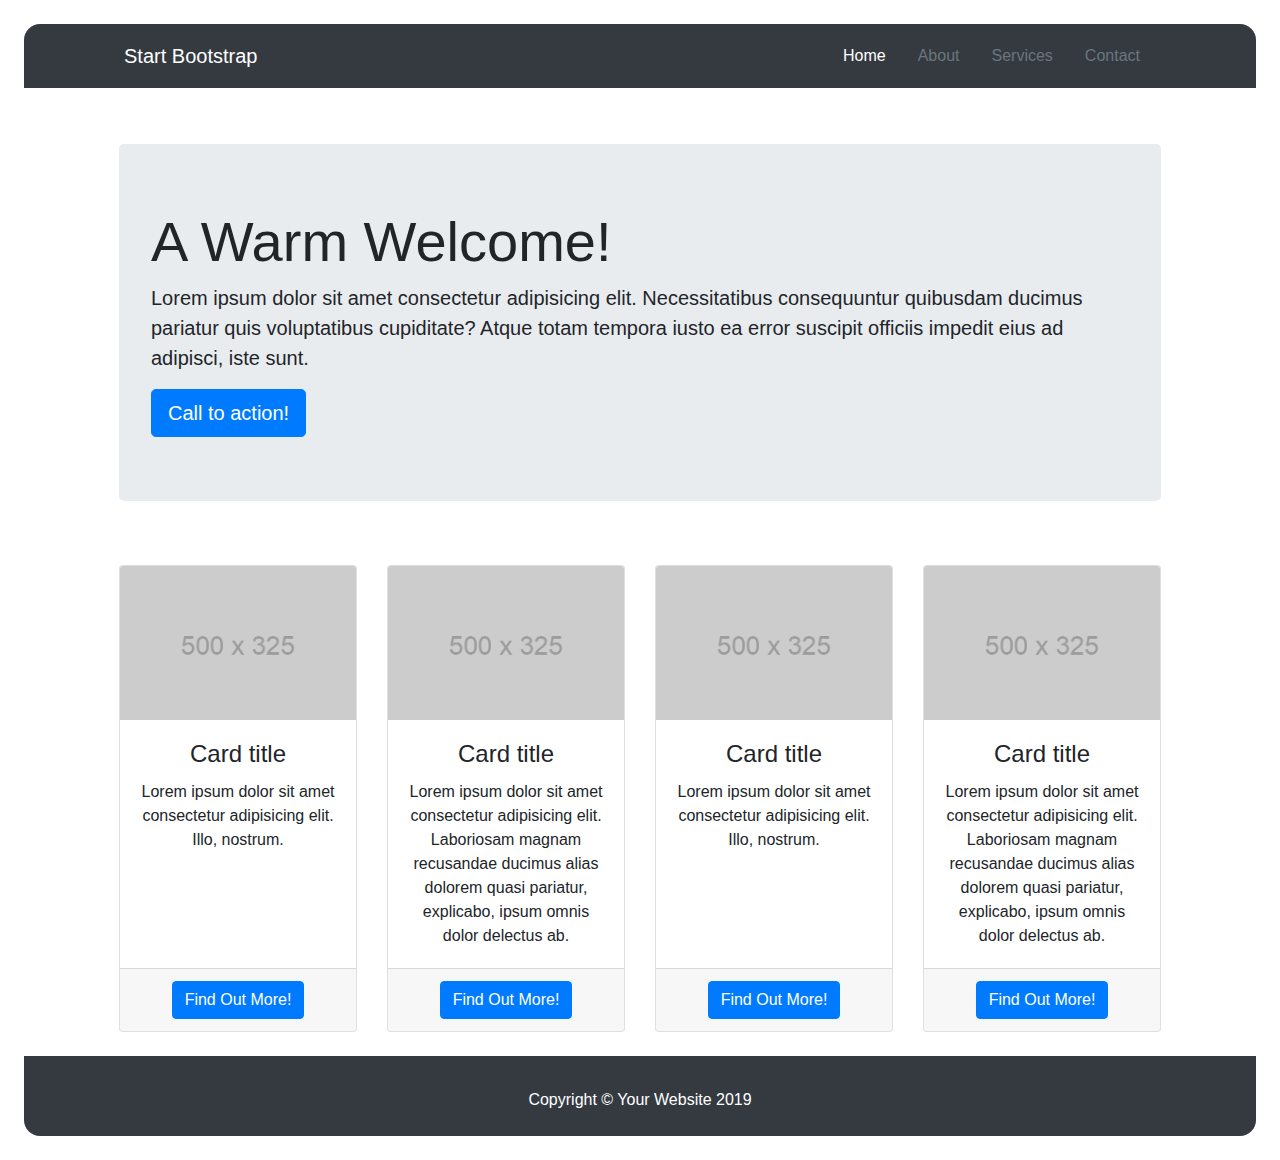
<file: Макет Bootstrap/index.html>
<!DOCTYPE html>
<html lang="en">
<head>
    <meta charset="UTF-8">
    <meta http-equiv="X-UA-Compatible" content="IE=edge">
    <meta name="viewport" content="width=device-width, initial-scale=1.0, shrink-to-fit=no">
    <link rel="stylesheet" href="https://maxcdn.bootstrapcdn.com/bootstrap/4.0.0/css/bootstrap.min.css" integrity="sha384-Gn5384xqQ1aoWXA+058RXPxPg6fy4IWvTNh0E263XmFcJlSAwiGgFAW/dAiS6JXm" crossorigin="anonymous">
    <link rel="stylesheet" href="./style.css">
    <title>Макет Bootstrap</title>
</head>
<body>
    <header class="header">
    <div class="navbar navbar-fluid navbar-dark bg-dark flex">
      <span><a class="navbar-brand" href="#">Start Bootstrap</a></span>
        <ul class="nav justify-content-end align-items-center">
            <li class="nav-item">
              <a class="nav-link active" href="#">Home</a>
            </li>
            <li class="nav-item">
              <a class="nav-link disabled" href="#">About</a>
            </li>
            <li class="nav-item">
              <a class="nav-link disabled" href="#">Services</a>
            </li>
            <li class="nav-item">
              <a class="nav-link disabled" href="#">Contact</a>
            </li>
          </ul>
    </div>
</header>
<main class="main">
    <div class="container">
        <div class="jumbotron">
            <h1 class="display-4">A Warm Welcome!</h1>
            <p class="lead">Lorem ipsum dolor sit amet consectetur adipisicing elit. Necessitatibus consequuntur quibusdam ducimus pariatur quis voluptatibus cupiditate? Atque totam tempora iusto ea error suscipit officiis impedit eius ad adipisci, iste sunt.</p>
              <a class="btn btn-primary btn-lg" href="#" role="button">Call to action!</a>
          </div>
    </div>
    <div class="container">
        <div class="card-deck text-center">
            <div class="card">
              <img class="card-img-top" src="./images/500x325.png" alt="Card image cap">
              <div class="card-body">
                <h5 class="card-title">Card title</h5>
                <p class="card-text">Lorem ipsum dolor sit amet consectetur adipisicing elit. Illo, nostrum.</p>
              </div>
              <div class="card-footer">
                <a href="#" class="btn btn-primary">Find Out More!</a>
              </div>
            </div>
            <div class="card">
              <img class="card-img-top" src="./images/500x325.png" alt="Card image cap">
              <div class="card-body">
                <h5 class="card-title">Card title</h5>
                <p class="card-text">Lorem ipsum dolor sit amet consectetur adipisicing elit. Laboriosam magnam recusandae ducimus alias dolorem quasi pariatur, explicabo, ipsum omnis dolor delectus ab.</p>
              </div>
              <div class="card-footer">
                <a href="#" class="btn btn-primary">Find Out More!</a>
              </div>
            </div>
            <div class="card">
              <img class="card-img-top" src="./images/500x325.png" alt="Card image cap">
              <div class="card-body">
                <h5 class="card-title">Card title</h5>
                <p class="card-text">Lorem ipsum dolor sit amet consectetur adipisicing elit. Illo, nostrum.</p>
              </div>
              <div class="card-footer">
                <a href="#" class="btn btn-primary">Find Out More!</a>
              </div>
              </div>
              <div class="card">
                <img class="card-img-top" src="./images/500x325.png" alt="Card image cap">
                <div class="card-body">
                  <h5 class="card-title">Card title</h5>
                  <p class="card-text">Lorem ipsum dolor sit amet consectetur adipisicing elit. Laboriosam magnam recusandae ducimus alias dolorem quasi pariatur, explicabo, ipsum omnis dolor delectus ab.</p>
                </div>
                <div class="card-footer">
                  <a href="#" class="btn btn-primary">Find Out More!</a>
                </div>
                </div>
          </div>
    </div>
</main>
<footer class="footer footer-dark bg-dark text-center">
    <div class="container">
        <span>Copyright © Your Website 2019</span>
    </div>
</footer>
</body>
</html>
</file>
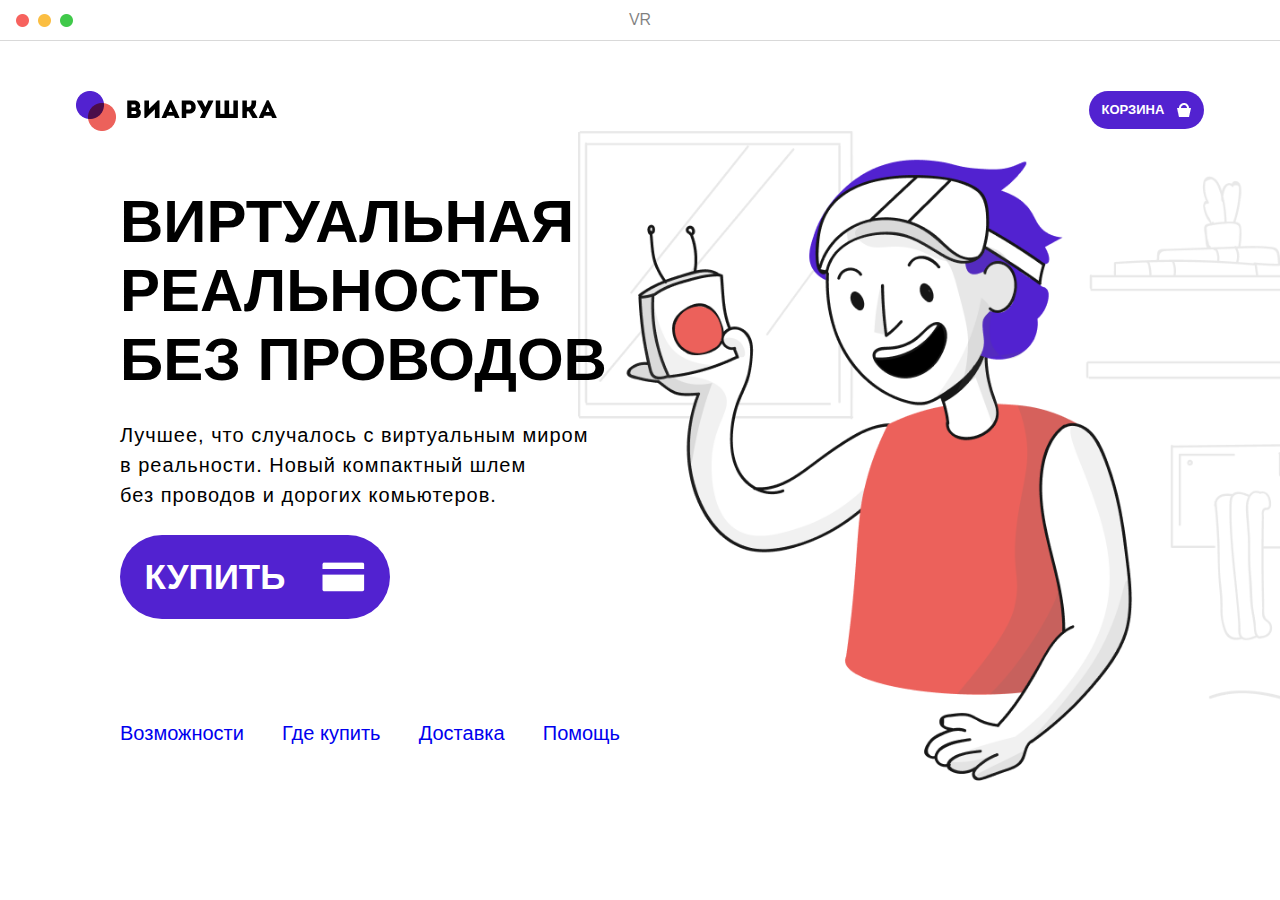
<file: Странички БЭМ/index.html>
<!DOCTYPE html>
<html lang="ru">
<head>
    <meta charset="UTF-8">
    <meta http-equiv="X-UA-Compatible" content="IE=edge">
    <meta name="viewport" content="width=device-width, initial-scale=1.0">
    <link rel="stylesheet" href="./styles/normalize.css">
    <link rel="stylesheet" href="./styles/style.css">
    <title>Виарушка</title>
</head>
<body>
    <header class="header">
        <div class="header__brouser">
                <div class="header__title">VR</div>
        </div>
        <div class="header__container">
        <div class="header__logo">
            <img src="./images/logo.png" alt="Логотип">
        </div>
        <div class="header__button">
                <button class="button-cart button">КОРЗИНА<img src="./images/cart.png" alt="Корзина"></button>
            </div>
        </div>
    </header>
    <main class="main">
        <div class="main__container">
        <div class="main__title title">ВИРТУАЛЬНАЯ РЕАЛЬНОСТЬ БЕЗ ПРОВОДОВ</div>
        <div class="main__text text">Лучшее, что случалось с виртуальным миром в реальности. Новый компактный шлем без проводов и дорогих комьютеров.</div>
        <div class="main__button">
        <button class="button-buy button">КУПИТЬ<img src="./images/buy.png" alt="Покупка"></button>
        </div>
        <nav class="main__nav">
          <ul class="navbar">
            <li class="navbar__item"><a class="navbar__link" href="#">Возможности</a></li>
            <li class="navbar__item"><a class="navbar__link"  href="#">Где купить</a></li>
            <li class="navbar__item"><a class="navbar__link"  href="#">Доставка</a></li>
            <li class="navbar__item"><a class="navbar__link"  href="#">Помощь</a></li>
          </ul>
        </nav>
    </div>
    </main>
</body>
</html>
</file>
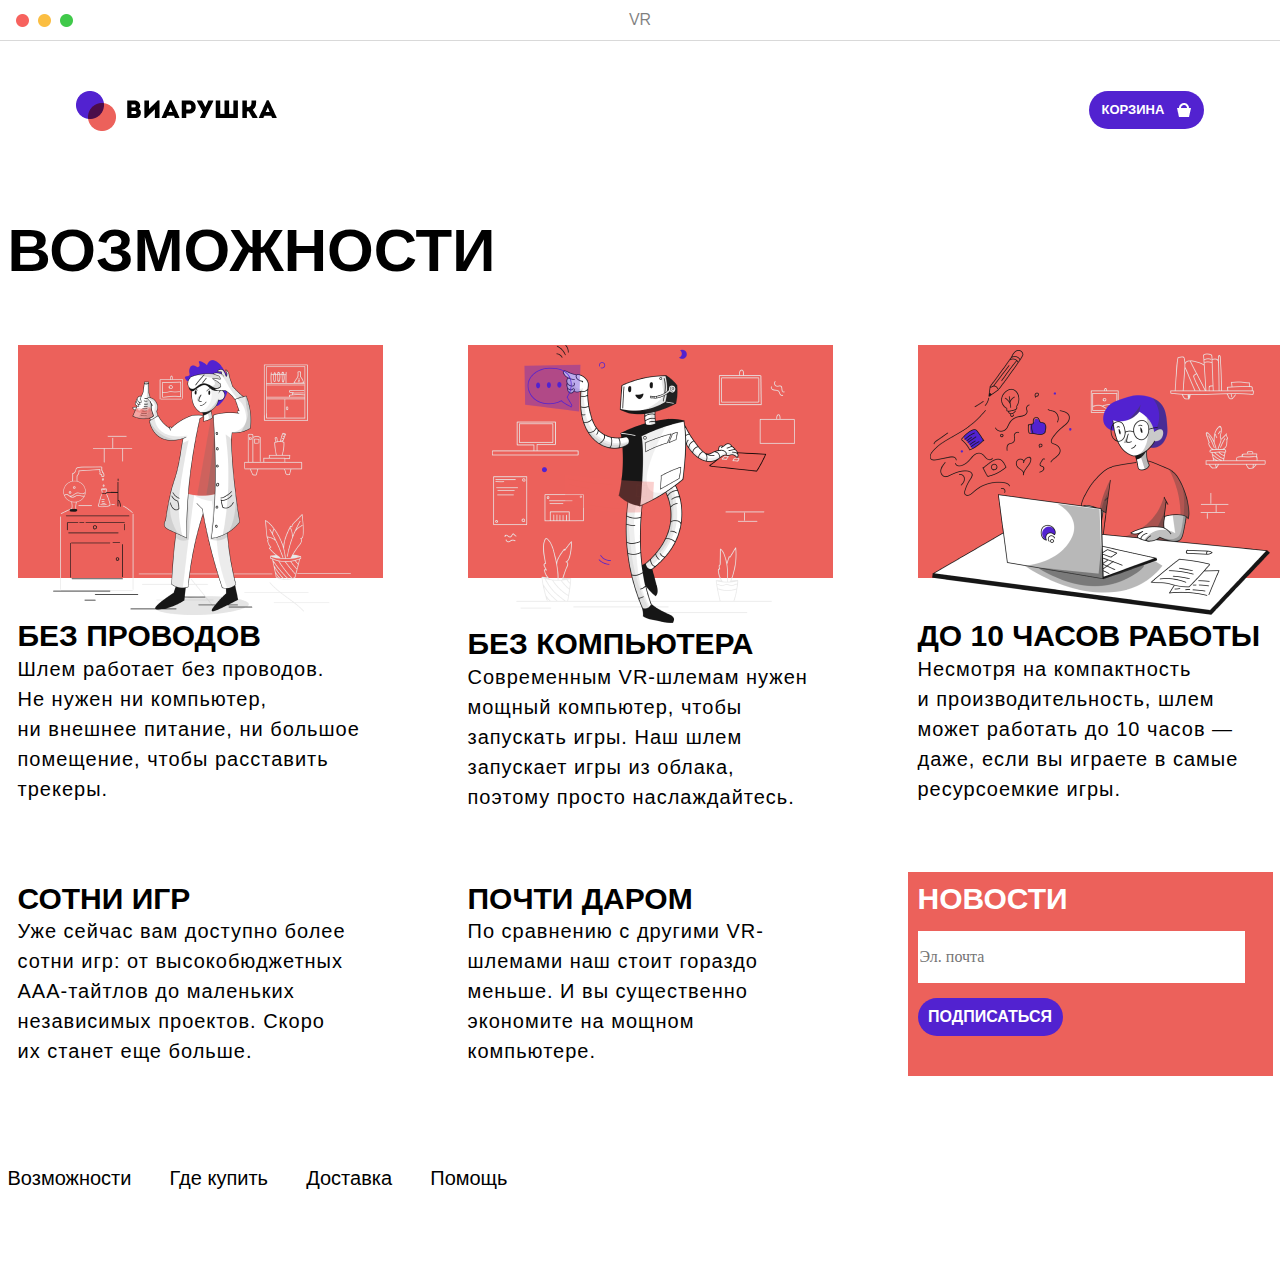
<file: Странички БЭМ/second.html>
<!DOCTYPE html>
<html lang="ru">
<head>
    <meta charset="UTF-8">
    <meta http-equiv="X-UA-Compatible" content="IE=edge">
    <meta name="viewport" content="width=device-width, initial-scale=1.0">
    <link rel="stylesheet" href="./styles/normalize.css">
    <link rel="stylesheet" href="./styles/second.css">
    <title>Виарушка</title>
</head>
<body>
    <header class="header">
        <div class="header__brouser">
                <div class="header__title">VR</div>
        </div>
        <div class="header__container">
        <div class="header__logo">
            <img src="./images/logo.png" alt="Логотип">
        </div>
        <div class="header__button">
                <button class="button-cart button">КОРЗИНА<img src="./images/cart.png" alt="Корзина"></button>
            </div>
        </div>
    </header>
    <main class="main">
        <div class="main__container">
            <div class="main__title title">ВОЗМОЖНОСТИ</div>
            <div class="main__articles">
                <div class="article-item">
                    <figure class="article-item__figure">
                        <img src="./images/illustration_1.png" alt="Иллюстрация учёный">
                        <figcaption class="article-item__figcaption">
                            <div class="article-item__title article-title" >БЕЗ ПРОВОДОВ</div>
                            <div class="article-item__text text">Шлем работает без проводов. Не нужен ни компьютер, ни внешнее питание, ни большое помещение, чтобы расставить трекеры.</div>
                        </figcaption>
                    </figure>
                </div>
                <div class="article-item">
                    <figure class="article-item__figure">
                        <img src="./images/iIllustration_2.png" alt="Иллюстрация робот">
                        <figcaption class="article-item__figcaption">
                            <div class="article-item__title article-title">БЕЗ КОМПЬЮТЕРА</div>
                            <div class="article-item__text text">Современным VR-шлемам нужен мощный компьютер, чтобы запускать игры. Наш шлем запускает игры из облака, поэтому просто наслаждайтесь.</div>
                        </figcaption>
                    </figure>
                </div>
                <div class="article-item">
                    <figure class="article-item__figure">
                        <img src="./images/illustration_3.png" alt="Иллюстрация мужчина с ноутбуком">
                        <figcaption class="article-item__figcaption">
                            <div class="article-item__title article-title">ДО 10 ЧАСОВ РАБОТЫ</div>
                            <div class="article-item__text text">Несмотря на компактность и производительность, шлем может работать до 10 часов — даже, если вы играете в самые ресурсоемкие игры.</div>
                        </figcaption>
                    </figure>
                </div>
                <div class="article-item">
                    <div class="article-item__title article-title">СОТНИ ИГР</div>
                    <div class="article-item__text text">Уже сейчас вам доступно более сотни игр: от высокобюджетных ААА-тайтлов до маленьких независимых проектов. Скоро их станет еще больше.</div>
                </div>
                <div class="article-item">
                    <div class="article-item__title article-title">ПОЧТИ ДАРОМ</div>
                    <div class="article-item__text text">По сравнению с другими VR-шлемами наш стоит гораздо меньше. И вы существенно экономите на мощном компьютере.</div>
                </div>
                <div class="news-item">
                <div class="news-item__title article-title">НОВОСТИ</div>
                <input class="news-item__form" placeholder="Эл. почта">
                <div class="news-item__button"><button class="button-email button">ПОДПИСАТЬСЯ</button></div>
            </div>
            </div>
            <nav class="main__nav">
                <ul class="navbar">
                  <li class="navbar__item"><a class="navbar__link navbar__link_disable" href="#">Возможности</a></li>
                  <li class="navbar__item"><a class="navbar__link navbar__link_disable"  href="#">Где купить</a></li>
                  <li class="navbar__item"><a class="navbar__link navbar__link_disable"  href="#">Доставка</a></li>
                  <li class="navbar__item"><a class="navbar__link navbar__link_disable"  href="#">Помощь</a></li>
                </ul>
              </nav>
        </div>
    </main>
    </body>
</html>
</file>
<file: Макет Bootstrap/style.css>
body {
    padding: 1.5em;
}
.header {
    margin-bottom: 1.5em;
}
.container-fluid {
    padding: 0;
}

.navbar {
    height: 4em;
    border-radius: 1em 1em 0 0;
    padding: 0 7em 0 7em;
    padding: 0px 100px 0px 100px;
}

.active {
    color: #fff;
}

.active:hover {
    color: #fff;
}

main {
    margin: 0 5em 0 5em;
}

.card-title {
    font-size: 1.5em;
}

.footer {
    height: 5em;
    margin-top: 1.5em;
    color: #fff;
    border-radius: 0 0 1em 1em;
}

.container {
    padding-top: 2em;
}
</file>
<file: Странички БЭМ/styles/style.css>
.header__brouser{
    background-image: url(../images/browser.png);
    height: 40px;
    width: 1440px;
    max-width: 100%;
    border-bottom: 1px solid rgba(0, 0, 0, 0.15);
    display: flex;
    align-items: center;
    justify-content: center;
}

.header__title{
    font-family: Arial, Helvetica, sans-serif;
    font-size: 16px;
    color: rgba(0, 0, 0, 0.5);
}

.header__container{
    display: flex;
    justify-content: space-between;
    height: 90px;
    width: 1440px;
    max-width: 100%;
}

.header__logo{
    padding: 50px 0px 0px 76px;
}

.header__button{
    padding: 50px 76px 0px 0px;
}

.button{
    background-color: #5222D0;
    color: white;
    font-family: Arial, Helvetica, sans-serif;
    border-radius: 2em;
    border: none;
    display: flex;
    justify-content: space-around;
    align-items: center;
    font-weight: bolder;
}

.button-cart{
    font-size: 13px;
    width: 115px;
    height: 38px;
}

.main{
    height: 650px;
    width: 1440px;
    max-width: 100%;
    background-image: url(../images/background.png);
    background-repeat: no-repeat;
    background-position: top right;
    background-size: contain;

}

.main__container{
    width: 500px;
    max-width: 100%;
    height: 610px;
    display: flex;
    flex-direction: column;
    justify-content: space-evenly;
    padding: 30px 0px 0px 120px;
}

.button-buy{
    font-size: 35px;
    width: 270px;
    height: 84px;
}

.title{
    font-family: Arial, Helvetica, sans-serif;
    font-size: 60px;
    font-weight: bolder;
}

.text{
    font-family: Arial, Helvetica, sans-serif;
    font-size: 20px;
    letter-spacing: 1px;
    line-height: 1.5;
}

.navbar{
    height: 100px;
    display: flex;
    list-style-type: none;
    justify-content: space-between;
    align-items: flex-end;
    padding: 0;
    font-family: Arial, Helvetica, sans-serif;
    font-size: 20px;
    margin: 0;
}

.navbar__link{
    text-decoration: none;
}
</file>
<file: Странички БЭМ/styles/second.css>
.header__brouser{
    background-image: url(../images/browser.png);
    height: 40px;
    width: 1440px;
    max-width: 100%;
    border-bottom: 1px solid rgba(0, 0, 0, 0.15);
    display: flex;
    align-items: center;
    justify-content: center;
}

.header__title{
    font-family: Arial, Helvetica, sans-serif;
    font-size: 16px;
    color: rgba(0, 0, 0, 0.5);
}

.header__container{
    display: flex;
    justify-content: space-between;
    height: 90px;
    width: 1440px;
    max-width: 100%;
}

.header__logo{
    padding: 50px 0px 0px 76px;
}

.header__button{
    padding: 50px 76px 0px 0px;
}

.button{
    background-color: #5222D0;
    color: white;
    font-family: Arial, Helvetica, sans-serif;
    border-radius: 2em;
    border: none;
    display: flex;
    justify-content: space-around;
    align-items: center;
    font-weight: bolder;
}

.button-cart{
    font-size: 13px;
    width: 115px;
    height: 38px;
}

.main{
    width: 1440px;
    max-width: 100%;
}

.main__container{
    margin-top: 85px;
    margin-left: auto;
    margin-right: auto;
    height: 900px;
    width: 1265px;
    height: 1050px;
}

.text{
    font-family: Arial, Helvetica, sans-serif;
    font-size: 20px;
    letter-spacing: 1px;
    line-height: 1.5;
}

.main__articles{
    display: grid;
    grid-template-columns: repeat(3, 365px);
    grid-template-rows: 1fr 1fr;
    column-gap: 85px;
    row-gap: 50px;
    margin-top: 50px;
    height: 740px;
    margin-bottom: 15px;
}

.article-item__figure{
    margin: 0;
}

.article-item{
    max-width: 365px;
    padding: 10px;
}

.title{
    font-family: Arial, Helvetica, sans-serif;
    font-size: 60px;
    font-weight: bolder;
}

.article-title{
    font-family: Arial, Helvetica, sans-serif;
    font-size: 30px;
    font-weight: bolder;
}

.news-item{
    background-color: #EC615B;
}

.button-email {
    width: 145px;
    height: 38px;
}

.news-item{
    color: white;
    padding: 10px;
}

.news-item__form {
    border: none;
    height: 50px;
    width: 323px;
    margin: 15px 0;
}

.navbar{
    height: 100px;
    width: 500px;
    display: flex;
    list-style-type: none;
    justify-content: space-between;
    align-items: flex-end;
    padding: 0;
    font-family: Arial, Helvetica, sans-serif;
    font-size: 20px;
    margin: 0;
}

.navbar__link{
    text-decoration: none;
}

.navbar__link_disable{
    color: black;
}
</file>
